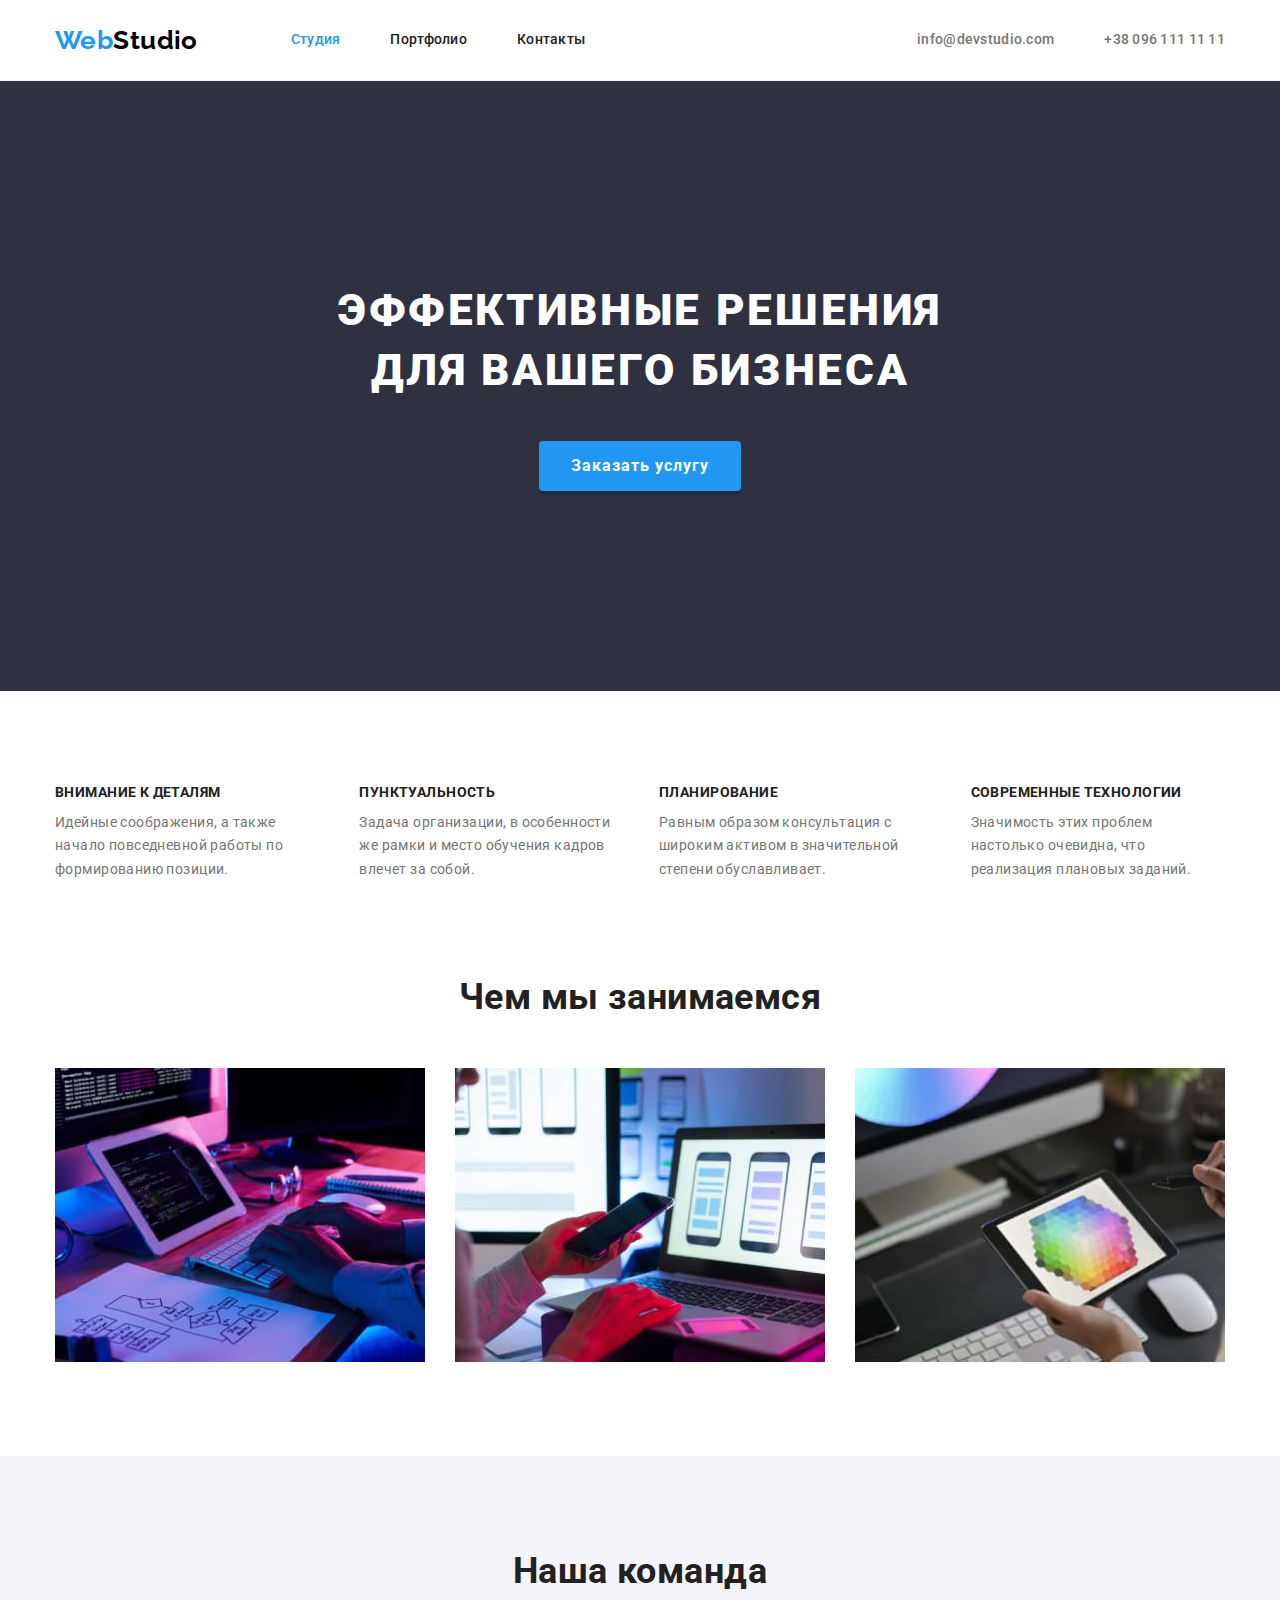
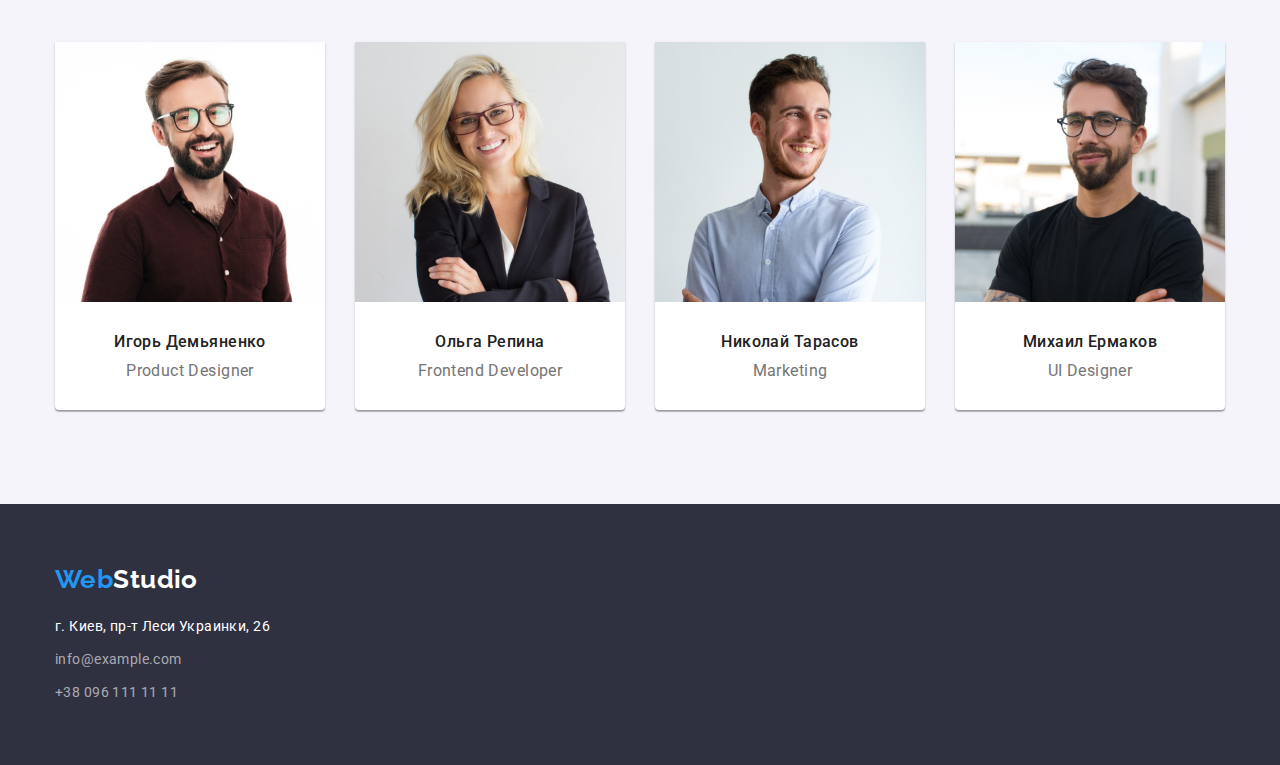
<file: index.html>
<!DOCTYPE html>
<html lang="ru">
  <head>
    <meta charset="UTF-8" />
    <meta http-equiv="X-UA-Compatible" content="IE=edge" />
    <meta name="viewport" content="width=device-width, initial-scale=1.0" />
    <title>WebStudio - главная</title>
    <link
      href="https://fonts.googleapis.com/css2?family=Raleway:wght@700&family=Roboto:wght@400;500;700;900&display=swap"
      rel="stylesheet"
    />
    <link
      rel="stylesheet"
      href="https://cdnjs.cloudflare.com/ajax/libs/modern-normalize/1.1.0/modern-normalize.min.css"
    />
    <link rel="stylesheet" href="./css/styles.css" />
  </head>

  <body>
    <!============== Navigation ===============>
    <header class="header">
      <div class="container menu">
        <nav class="nav">
          <a href="./index.html" class="logo-header logo-flex">Web<span>Studio</span></a>
          <ul class="nav-flex">
            <li><a href="./index.html" class="link current">Студия</a></li>
            <li><a href="./portfolio.html" class="link">Портфолио</a></li>
            <li><a href="#" class="link">Контакты</a></li>
          </ul>
        </nav>
        <ul class="list contact-flex">
          <li><a href="mailto:info@devstudio.com" class="link">info@devstudio.com</a></li>
          <li><a href="tel:+380961111111" class="link">+38 096 111 11 11</a></li>
        </ul>
      </div>
    </header>

    <main>
      <!============== Hero =============>
      <section class="section-hero">
        <div class="container">
          <h1 class="title">Эффективные решения для вашего бизнеса</h1>
          <button type="button" class="main-button">Заказать услугу</button>
        </div>
      </section>
      <!========= Benefits =========>
      <section class="section-benefits">
        <div class="container">
          <h2 class="title-none">Наши приимущества</h2>
          <ul class="benefits-flex">
            <li>
              <h3 class="title title-benefits">Внимание к деталям</h3>
              <p>
                Идейные соображения, а также начало повседневной работы по формированию позиции.
              </p>
            </li>
            <li>
              <h3 class="title title-benefits">Пунктуальность</h3>
              <p>
                Задача организации, в особенности же рамки и место обучения кадров влечет за собой.
              </p>
            </li>
            <li>
              <h3 class="title title-benefits">Планирование</h3>
              <p>
                Равным образом консультация с широким активом в значительной степени обуславливает.
              </p>
            </li>
            <li>
              <h3 class="title title-benefits">Современные технологии</h3>
              <p>Значимость этих проблем настолько очевидна, что реализация плановых заданий.</p>
            </li>
          </ul>
        </div>
      </section>
      <!========= About us =========>
      <section class="section-about">
        <div class="container">
          <h2 class="title">Чем мы занимаемся</h2>

          <ul class="about-flex">
            <li>
              <img src="./images/img.jpg" alt="Набирает текст на клавиатуре" width="370" />
            </li>
            <li>
              <img src="./images/img1.jpg" alt="Держит телефон в руке" width="370" />
            </li>
            <li>
              <img src="./images/img2.jpg" alt="Держит планшет в руках" width="370" />
            </li>
          </ul>
        </div>
      </section>
      <!=========== Team =============>
      <section class="section-team">
        <h2 class="section-title">Наша команда</h2>

        <div class="container">
          <ul class="team-flex">
            <li class="team-cards">
              <img src="./images/ihor.jpg" alt="Игорь Демьяненко" width="270" />
              <div class="card">
                <h3 class="title">Игорь Демьяненко</h3>
                <p lang="en">Product Designer</p>
              </div>
            </li>
            <li class="team-cards">
              <img src="./images/olga.jpg" alt="Ольга Репина" width="270" />
              <div class="card">
                <h3 class="title">Ольга Репина</h3>
                <p lang="en">Frontend Developer</p>
              </div>
            </li>
            <li class="team-cards">
              <img src="./images/nikola.jpg" alt="Николай Тарасов" width="270" />
              <div class="card">
                <h3 class="title">Николай Тарасов</h3>
                <p lang="en">Marketing</p>
              </div>
            </li>
            <li class="team-cards">
              <img src="./images/mihail.jpg" alt="Михил Ермаков" width="270" />
              <div class="card">
                <h3 class="title">Михаил Ермаков</h3>
                <p lang="en">UI Designer</p>
              </div>
            </li>
          </ul>
        </div>
      </section>
    </main>
    <!============= Footer ============>
    <footer class="footer">
      <div class="container">
        <a href="./index.html" class="logo-footer">Web<span>Studio</span></a>
        <address>
          <ul class="list-footer">
            <li class="footer-link">
              <a
                class="maps-link"
                href="https://goo.gl/maps/nKGTYEwU94ANi7mf6"
                target="_blank"
                rel="noopener noreferrer nofollow"
                >г. Киев, пр-т Леси Украинки, 26</a
              >
            </li>
            <li class="footer-link">
              <a href="mailto:info@example.com" class="address-link">info@example.com</a>
            </li>
            <li class="footer-link">
              <a href="tel:+380961111111" class="address-link phone">+38 096 111 11 11</a>
            </li>
          </ul>
        </address>
      </div>
    </footer>
  </body>
</html>
</file>
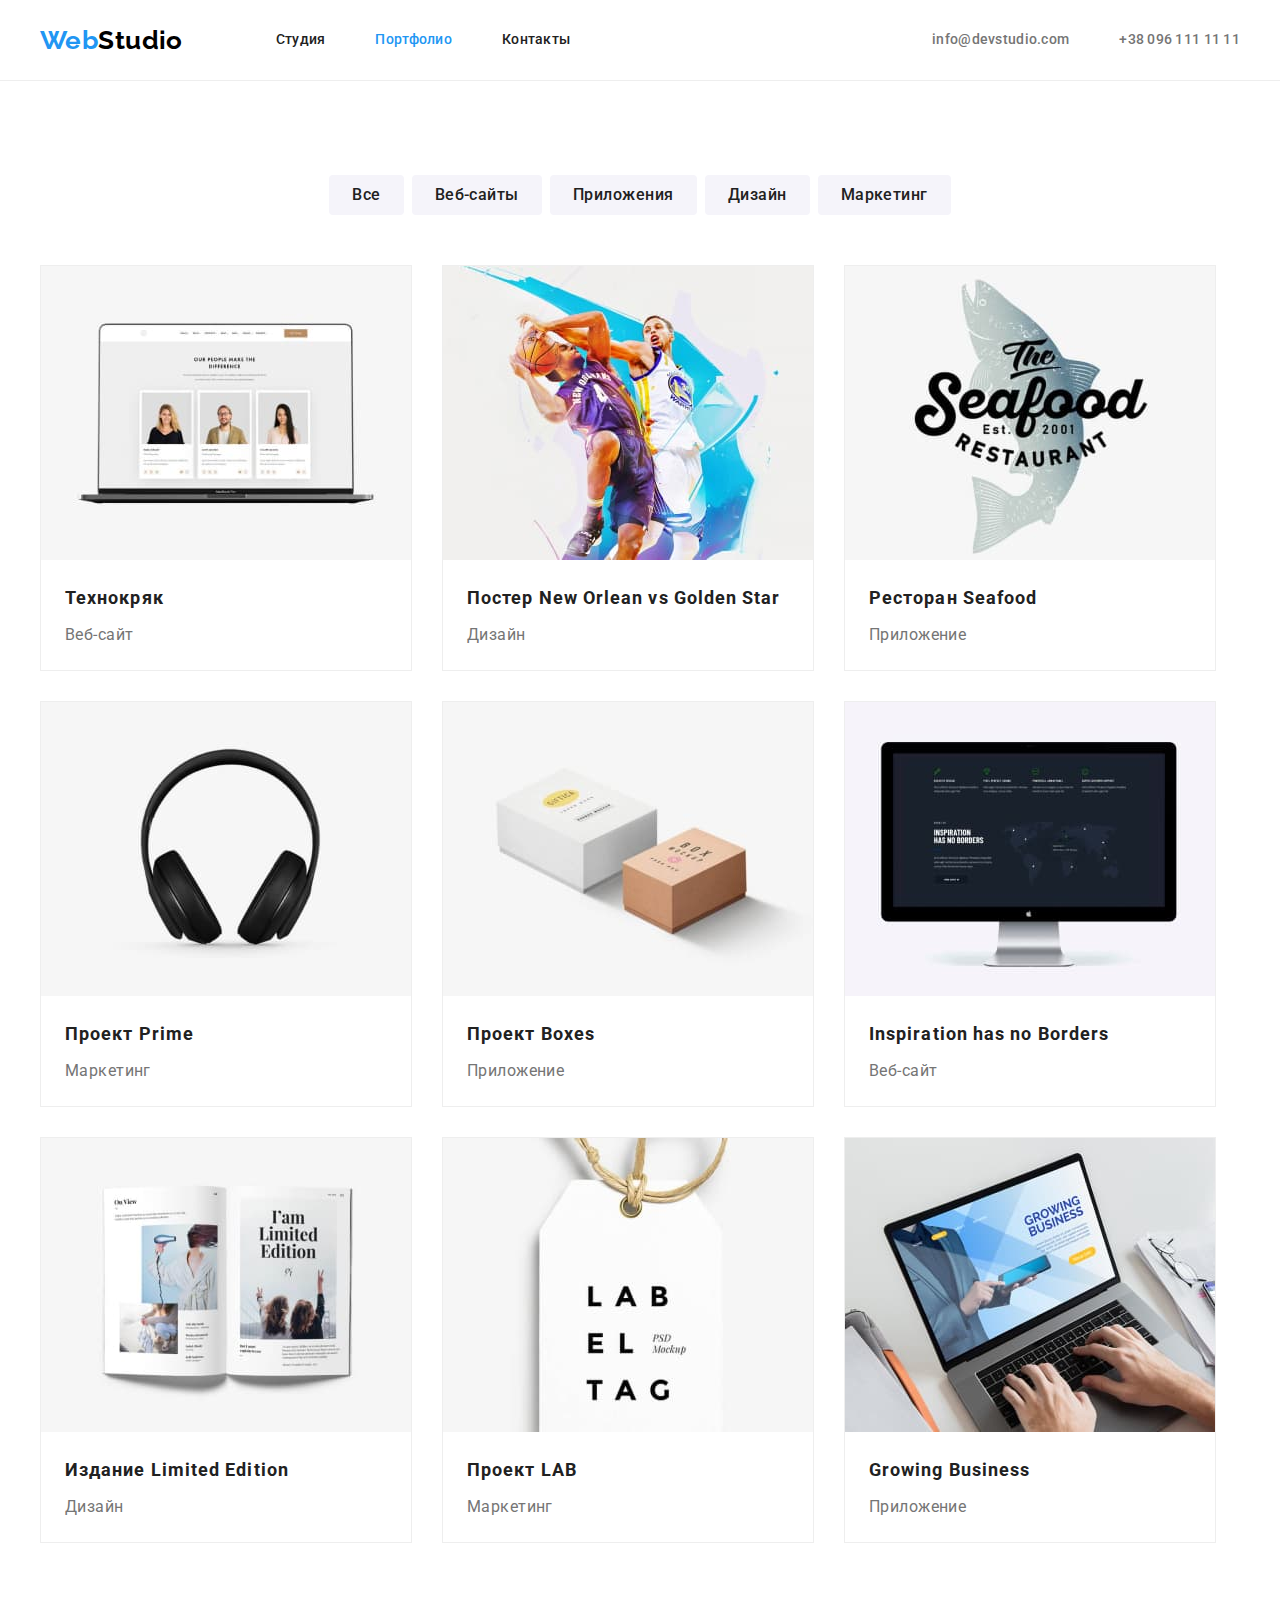
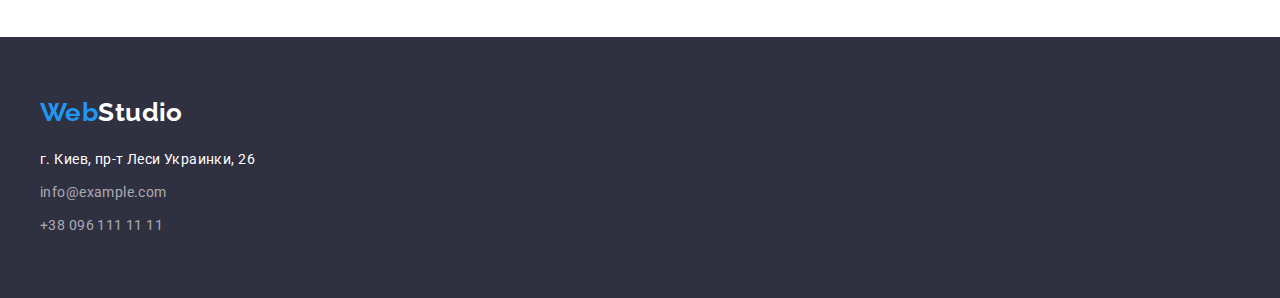
<file: portfolio.html>
<!DOCTYPE html>
<html lang="ru">
  <head>
    <meta charset="UTF-8" />
    <meta http-equiv="X-UA-Compatible" content="IE=edge" />
    <meta name="viewport" content="width=device-width, initial-scale=1.0" />
    <title>WebStudio - портфолио</title>
    <link
      href="https://fonts.googleapis.com/css2?family=Raleway:wght@700&family=Roboto:wght@400;500;700;900&display=swap"
      rel="stylesheet"
    />
    <link rel="stylesheet" href="./css/styles.css" />
  </head>

  <body>
    <!============ Navigation =============>
    <header class="header">
      <div class="container menu">
        <nav class="nav">
          <a href="./index.html" class="logo-header logo-flex">Web<span>Studio</span></a>
          <ul class="nav-flex">
            <li><a href="./index.html" class="link">Студия</a></li>
            <li><a href="./portfolio.html" class="link current">Портфолио</a></li>
            <li><a href="#" class="link">Контакты</a></li>
          </ul>
        </nav>
        <ul class="list contact-flex">
          <li><a href="mailto:info@devstudio.com" class="link">info@devstudio.com</a></li>
          <li><a href="tel:+380961111111" class="link">+38 096 111 11 11</a></li>
        </ul>
      </div>
    </header>

    <main>
      <!========= Filter ==========>
      <section class="portfolio">
        <h1 class="title-none">Наш портфолио</h1>
        <div class="container">
          <ul class="btn-filter">
            <li><button class="button-filter" type="button">Все</button></li>
            <li><button class="button-filter" type="button">Веб-сайты</button></li>
            <li><button class="button-filter" type="button">Приложения</button></li>
            <li><button class="button-filter" type="button">Дизайн</button></li>
            <li><button class="button-filter" type="button">Маркетинг</button></li>
          </ul>
          <div class="cards-filter">
            <ul class="list-card">
              <li>
                <a href=""
                  ><img
                    src="./images/portfolio1.jpg"
                    alt="Демонстрация веб-сайта на ноутбуке"
                    width="370"
                  />
                  <div class="card-filter">
                    <h2 class="filter-title">Технокряк</h2>
                    <p>Веб-сайт</p>
                  </div>
                </a>
              </li>
              <li>
                <a href=""
                  ><img
                    src="./images/portfolio2.jpg"
                    alt="Постер на котором изображены два баскетболиста"
                    width="370"
                  />
                  <div class="card-filter">
                    <h2 class="filter-title">Постер New Orlean vs Golden Star</h2>
                    <p>Дизайн</p>
                  </div>
                </a>
              </li>
              <li>
                <a href=""
                  ><img src="./images/portfolio3.jpg" alt="Логотип ресторана" width="370" />
                  <div class="card-filter">
                    <h2 lang="en" class="filter-title">Ресторан Seafood</h2>
                    <p>Приложение</p>
                  </div>
                </a>
              </li>
              <li>
                <a href=""
                  ><img src="./images/portfolio4.jpg" alt="Наушники" width="370" />
                  <div class="card-filter">
                    <h2 lang="en" class="filter-title">Проект Prime</h2>
                    <p>Маркетинг</p>
                  </div>
                </a>
              </li>
              <li>
                <a href=""
                  ><img src="./images/portfolio5.jpg" alt="Две коробки на столе" width="370" />
                  <div class="card-filter">
                    <h2 lang="en" class="filter-title">Проект Boxes</h2>
                    <p>Приложение</p>
                  </div>
                </a>
              </li>
              <li>
                <a href=""
                  ><img
                    src="./images/portfolio6.jpg"
                    alt="Демонстрация веб-сайта на мониторе"
                    width="370"
                  />
                  <div class="card-filter">
                    <h2 lang="en" class="filter-title">Inspiration has no Borders</h2>
                    <p>Веб-сайт</p>
                  </div>
                </a>
              </li>
              <li>
                <a href=""
                  ><img
                    src="./images/portfolio7.jpg"
                    alt="Развернутая книга на столе"
                    width="370"
                  />
                  <div class="card-filter">
                    <h2 lang="en" class="filter-title">Издание Limited Edition</h2>
                    <p>Дизайн</p>
                  </div>
                </a>
              </li>
              <li>
                <a href=""
                  ><img src="./images/portfolio8.jpg" alt="Бирка для одежды" width="370" />
                  <div class="card-filter">
                    <h2 lang="en" class="filter-title">Проект LAB</h2>
                    <p>Маркетинг</p>
                  </div>
                </a>
              </li>
              <li>
                <a href=""
                  ><img
                    src="./images/portfolio9.jpg"
                    alt="парень набирает текст на ноутбуке"
                    width="370"
                  />
                  <div class="card-filter">
                    <h2 lang="en" class="filter-title">Growing Business</h2>
                    <p>Приложение</p>
                  </div>
                </a>
              </li>
            </ul>
          </div>
        </div>
      </section>
    </main>

    <!=========== Footer =============>
    <footer class="footer">
      <div class="container">
        <a href="./index.html" class="logo-footer">Web<span>Studio</span></a>
        <address>
          <ul>
            <li class="footer-link">
              <a
                class="maps-link"
                href="https://goo.gl/maps/nKGTYEwU94ANi7mf6"
                target="_blank"
                rel="noopener noreferrer nofollow"
                >г. Киев, пр-т Леси Украинки, 26</a
              >
            </li>
            <li class="footer-link"><a href="mailto:info@example.com" class="address-link">info@example.com</a></li>
            <li class="footer-link"><a href="tel:+380961111111" class="address-link">+38 096 111 11 11</a></li>
          </ul>
        </address>
      </div>
    </footer>
  </body>
</html>
</file>
<file: css/styles.css>
/* current - подсвечивает текущую страницу */

:root {
  --main-color-text: #757575; /* основной цвет текста */
  --title-text-color: #212121; /* Цвет заголовков и навигации */
  --hero-color: #ffffff; /* Hero  color */
  --logo-color: #2196f3; /* основной цвет логотипа */
  --head-logo-color: #000000; /* цвет логотипа щапка */
  --footer-logo-color: #ffffff; /* цвет логотипа подвал*/
  --button-background: #2196f3; /* цвет заливки кнопки */
  --hero-bg-color: #2f303a; /* цвет заливки героя */
  --bg-header: #ffffff; /* BG цвет шапки */
  --bg-footer-hero: #2f3040; /* BG цвет подвала */
  --bg-section: #f5f4fa; /* BG темный цвет секций  */
  --bg-section-light: #e5e5e5; /* BG светлый цвет секций  */
  --nav-hover-color: #2196f3; /* цвет хонора  */
  --address-color: rgba(255, 255, 255, 0.6); /* цвет адреса в подвале  */
  --hover-button: #188ce8;
  --color-border: #eeeeee;
  --bg-portfolio: #ffffff;


}

h1,
h2,
h3,
h4,
p {
  margin: 0;
}

img {
  display: block;
}

body {
  margin: 0;
  border: 0;

  font-family: 'Roboto', sans-serif;
  font-size: 14px;
  line-height: 1.7;
  letter-spacing: 0.03em;
  color: var(--main-color-text);
  background-color: var(--bg-header);
}
header {
  border-bottom: 1px solid var(--color-border);
}

a {
  text-decoration: none;
}

ul {
  list-style: none;
  margin: 0;
  padding: 0;
}
footer {
  background-color: var(--bg-footer-hero);
}

button {
  display: inline-block;
  border: 1px solid transparent;
  border-radius: 4px;

  font-family: inherit;
  font-size: 16px;
  align-items: center;
  text-align: center;
  cursor: pointer;
}

.title,
.section-title {
  color: var(--title-text-color);
}

.container {
  width: 1200px;
  margin-left: auto;
  margin-right: auto;
  padding-left: 15px;
  padding-right: 15px;
  /* outline: 2px solid teal; */
}

/* ======== HOVER and FOCUS ========== */

.header .link:hover,
.address-link:hover,
.maps-link:hover,
.header .link:focus,
.address-link:focus,
.maps-link:focus,
.nav .link.current {
  color: var(--nav-hover-color);
}

/*============ logo ==============*/

.logo-header,
.logo-footer {
  font-family: 'Raleway', sans-serif;
  font-style: normal;
  font-weight: 700;
  font-size: 26px;
  line-height: 1.19;
  text-decoration: none;
  color: var(--logo-color);
}
.logo-header span {
  color: var(--head-logo-color);
}
.logo-footer span {
  color: var(--footer-logo-color);
}

/*=========== navigation ==============*/

.nav {
  display: flex;
  align-items: center;
}

.logo-flex {
  margin-right: 93px;
}

.nav-flex {
  display: flex;
  gap: 50px;
}

.contact-flex {
  display: flex;
  gap: 50px;
  margin-left: auto;
  align-items: center;
}
.menu {
  display: flex;
  align-items: center;
}

.nav .link {
  display: inline-block;
  padding-top: 32px;
  padding-bottom: 32px;

  font-weight: 500;
  font-size: 14px;
  line-height: 1.14;
  letter-spacing: 0.02em;
  text-decoration: none;
  color: var(--title-text-color);
}

.list .link {
  display: inline-block;
  padding-top: 32px;
  padding-bottom: 32px;

  font-weight: 500;
  font-size: 14px;
  line-height: 1.14;
  letter-spacing: 0.02em;
  text-decoration: none;
  color: var(--main-color-text);
}

/*============HERO===========*/

.section-hero {
  padding-top: 200px;
  padding-bottom: 200px;
  text-align: center;

  background-color: var(--bg-footer-hero);
}
.section-hero .title {
  margin-left: auto;
  margin-right: auto;
  margin-bottom: 40px;

  width: 696px;
  border-top: 200px;
  font-weight: 900;
  font-size: 44px;
  line-height: 1.36;
  text-align: center;
  letter-spacing: 0.06em;
  text-transform: uppercase;
  color: var(--hero-color);
}

/*============Button-main===========*/

.main-button {
  padding: 10px 32px;
  min-width: 200px;

  font-weight: 700;
  line-height: 1.88;
  letter-spacing: 0.06em;
  background-color: var(--button-background);
  color: var(--hero-color);
  box-shadow: 0px 4px 4px rgba(0, 0, 0, 0.15);
  border: 0ch;
}

.main-button:hover,
.main-button.link:focus {
  background-color: var(--hover-button);
}

/*=========Benefits section===========*/

.section-benefits {
  padding-top: 94px;
}

.section-benefits .title {
  margin-bottom: 10px;

  font-size: 14px;
  line-height: 1.14;
  text-transform: uppercase;
}
.section-benefits > p {
  margin-bottom: 94px;
}

.benefits-flex {
  display: flex;
  gap: 30px;
}

/*=========About section=========*/

.section-about {
  padding-top: 94px;
  padding-bottom: 94px;

  text-align: center;
}
.section-about .title {
  margin-bottom: 50px;

  font-size: 36px;
  line-height: 1.17;
  text-align: center;
}

.about-flex {
  display: flex;
  gap: 30px;
}

/*===========section-team=============*/

.team-flex {
  display: flex;
  gap: 30px;
}

.section-team .section-title {
  margin-bottom: 50px;

  font-size: 36px;
  line-height: 1.17;
  text-align: center;
}
.section-team .title {
  font-weight: 500;
  font-size: 16px;
  line-height: 1.19;
}

.section-team p {
  font-size: 16px;
  line-height: 1.19;
}

.section-team {
  padding-top: 94px;
  padding-bottom: 94px;

  text-align: center;
  background-color: var(--bg-section);
}

.team-cards { 
  width: 270px;

  border-radius: 0px 0px 4px 4px;
  background-color: var(--bg-header);
  box-shadow: 0px 1px 3px rgba(0, 0, 0, 0.12), 0px 1px 1px rgba(0, 0, 0, 0.14),
    0px 2px 1px rgba(0, 0, 0, 0.2);
}


.card{
  padding: 30px 59px;
}

.card .title{
  margin-bottom: 10px;
}
.team {
  display: flex;
  flex-direction: row;
}

/*============footer============*/

.footer{
  padding-top: 60px;
  padding-bottom: 60px;
}


.address-link,
.maps-link {
  display: block;

  font-size: 14px;
  line-height: 1.71;
  font-style: normal;
  text-decoration: none;
}

.logo-footer {
  display: inline-block;
  margin-bottom: 20px;
}

.maps-link {
  color: var(--hero-color);
}
.address-link {
  color: var(--address-color);
}

.footer-link:not(:last-child){
  margin-bottom: 9px;
}

/*===========Portfolio============*/

.portfolio{
  padding-top: 94px;
  padding-bottom: 94px;

  background-color: var(--bg-portfolio);
}
.title-none {
  position: absolute;
  white-space: nowrap;
  width: 1px;
  height: 1px;
  overflow: hidden;
  border: 0;
  padding: 0;
  clip: rect(0 0 0 0);
  clip-path: inset(50%);
  margin: -1px;
}
.btn-filter {
  display: flex;
  justify-content: center;
  margin-bottom: 50px;
  gap: 8px;
}


.button-filter {
  padding: 6px 22px;

  font-weight: 500;
  line-height: 1.62;
  letter-spacing: 0.03em;
  border-color: transparent;
  color: var(--title-text-color);
  background-color: var(--bg-section);
}

.cards-filter  .list-card {
  display: flex;
  flex-wrap: wrap;
  gap: 30px;
}

.card-filter{
  padding: 20px 24px;
}

.button-filter:hover,
.button-filter:focus {
  background-color: var(--button-background);
  color: var(--hero-color);
}

.filter-title {
margin-bottom: 4px; 

  font-size: 18px;
  line-height: 2;
  letter-spacing: 0.06em;
  color: var(--title-text-color);
}

.list-card li{
  border: 1px solid var(--color-border);
}

.list-card p {
  font-size: 16px;
  line-height: 1.88;
  color: var(--main-color-text);
}
</file>
